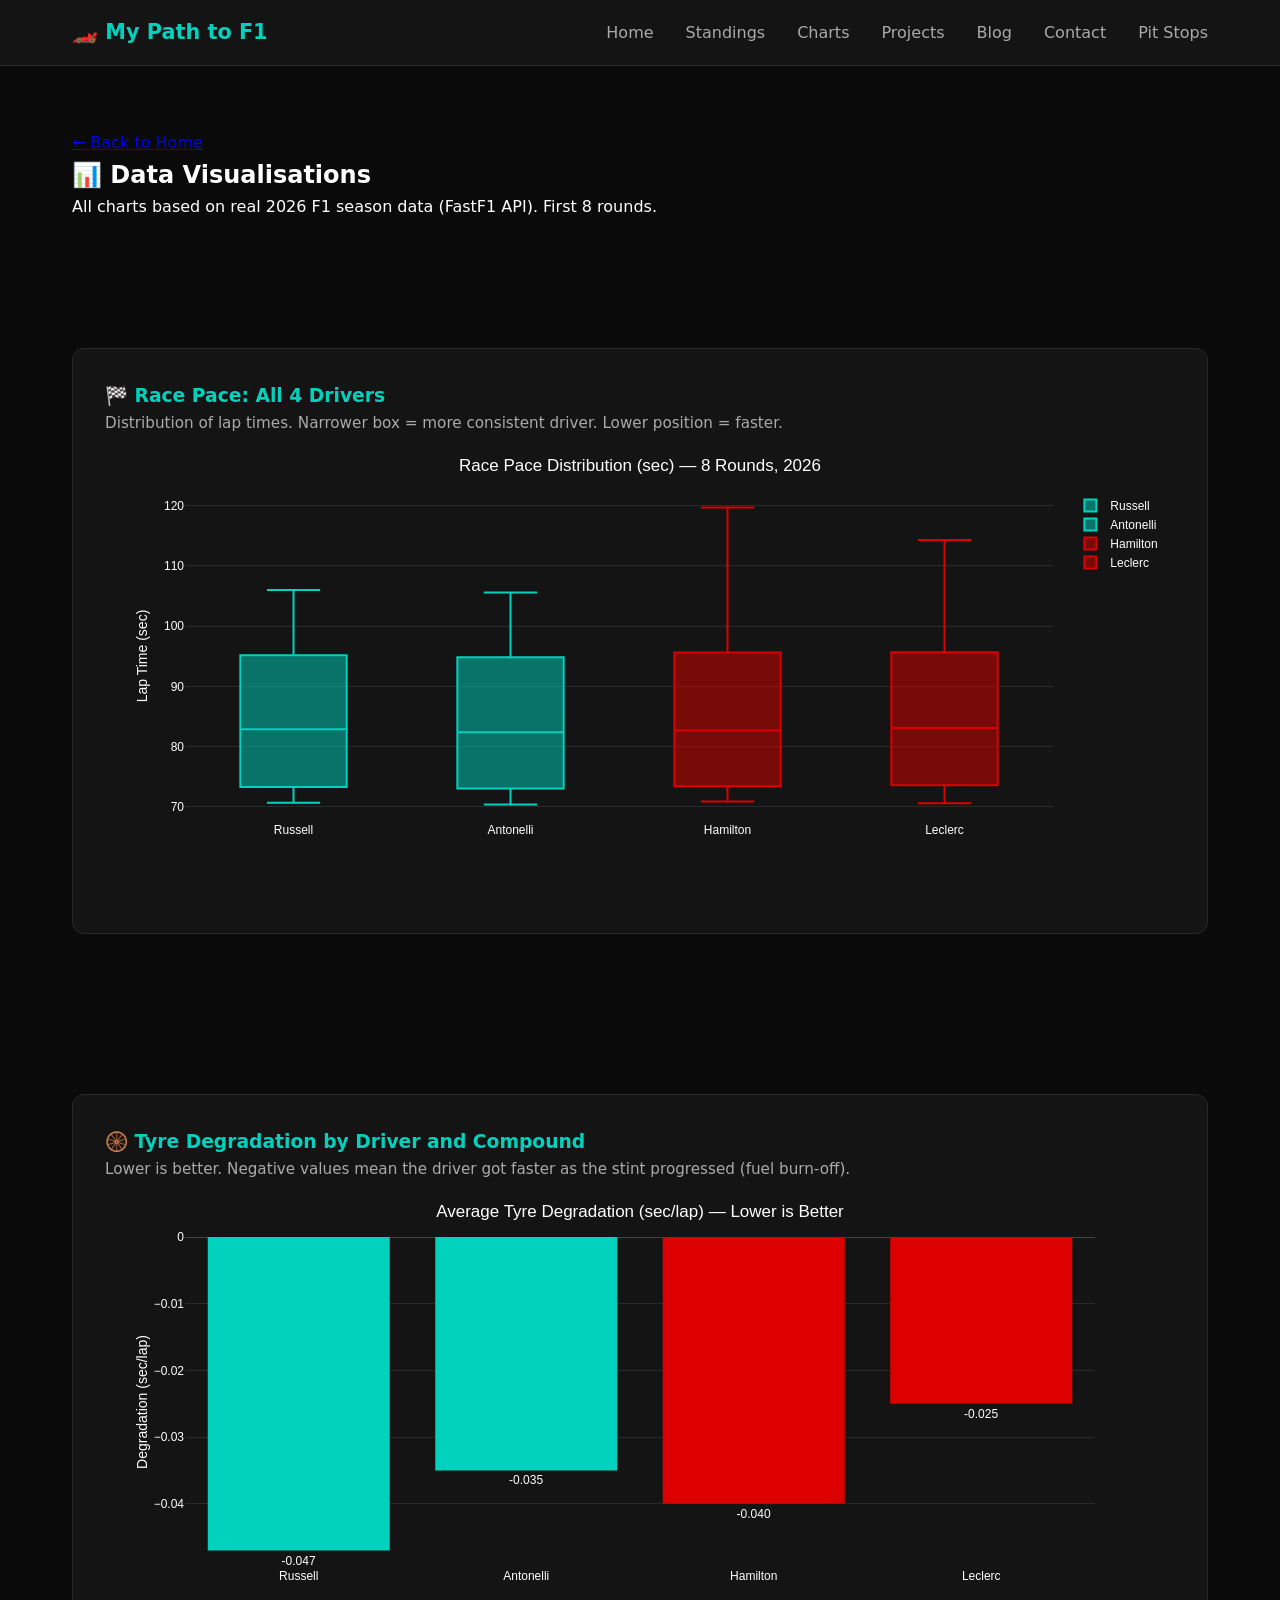
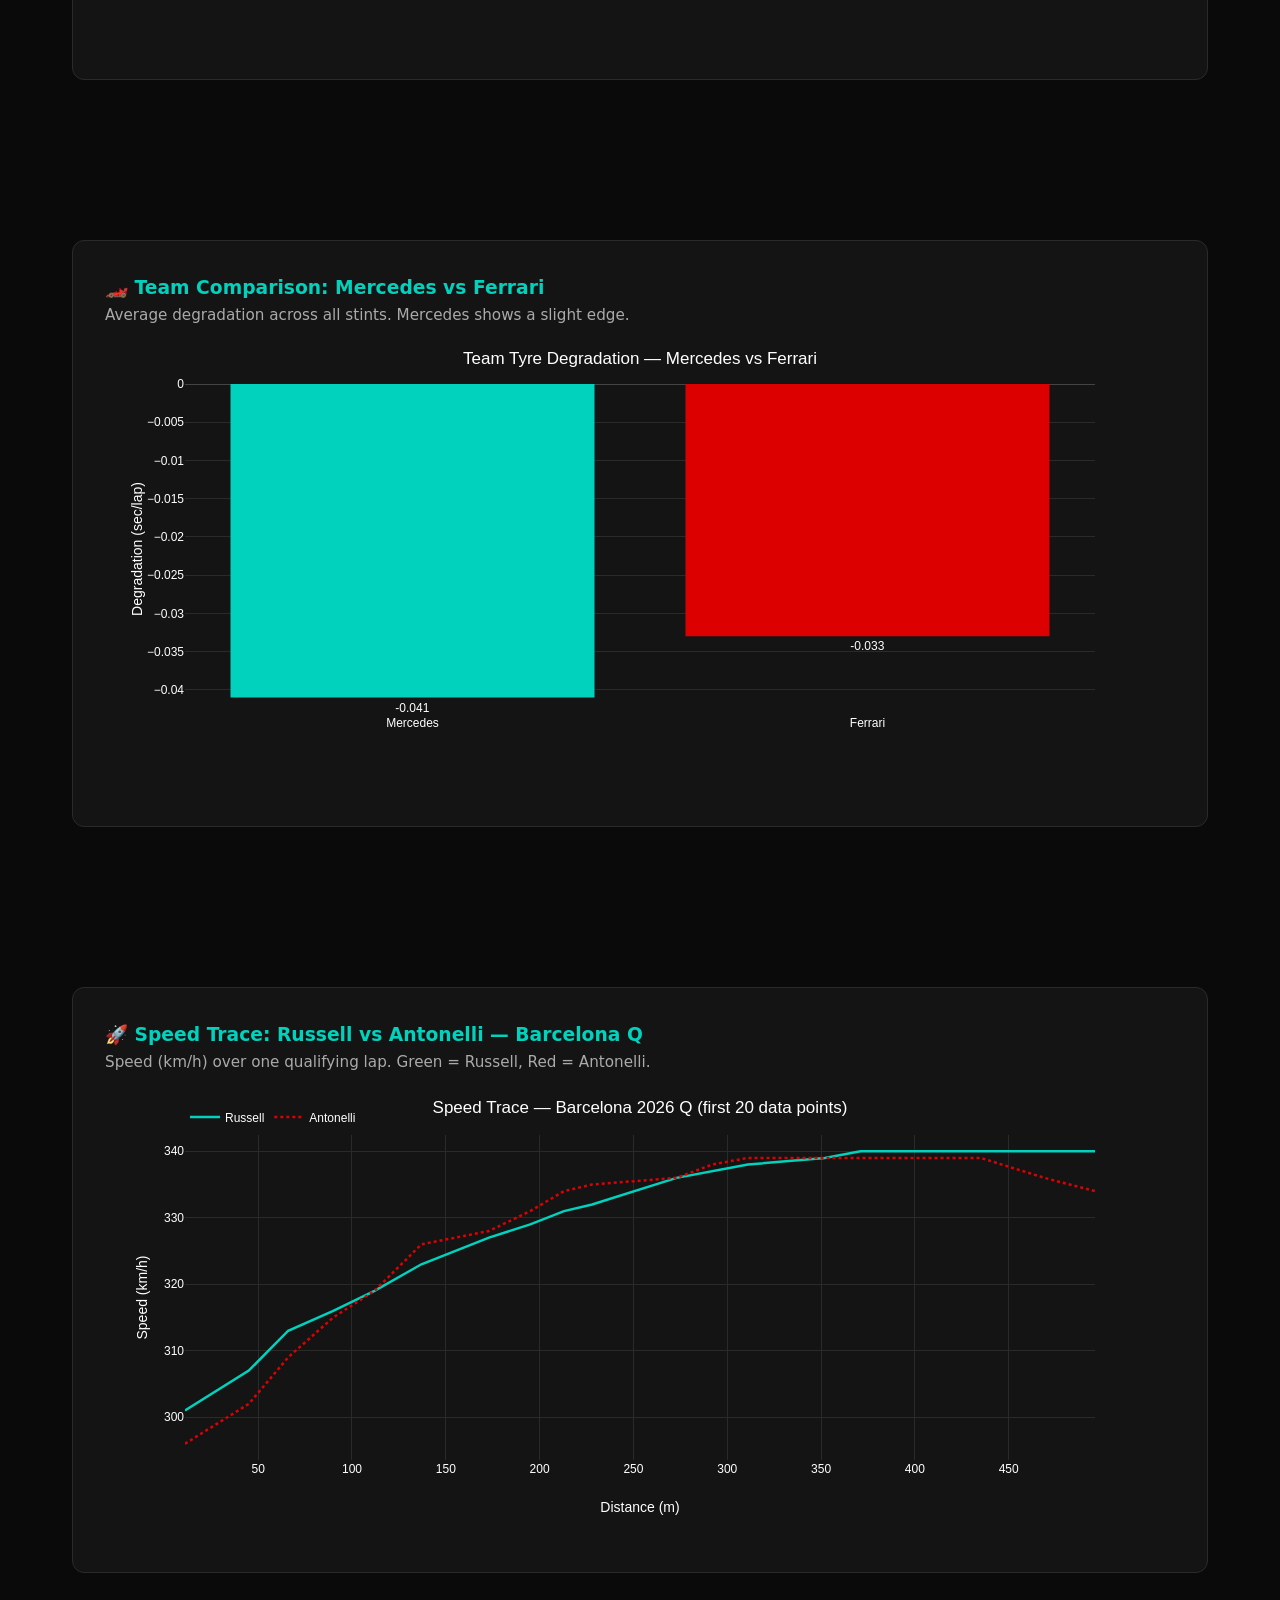
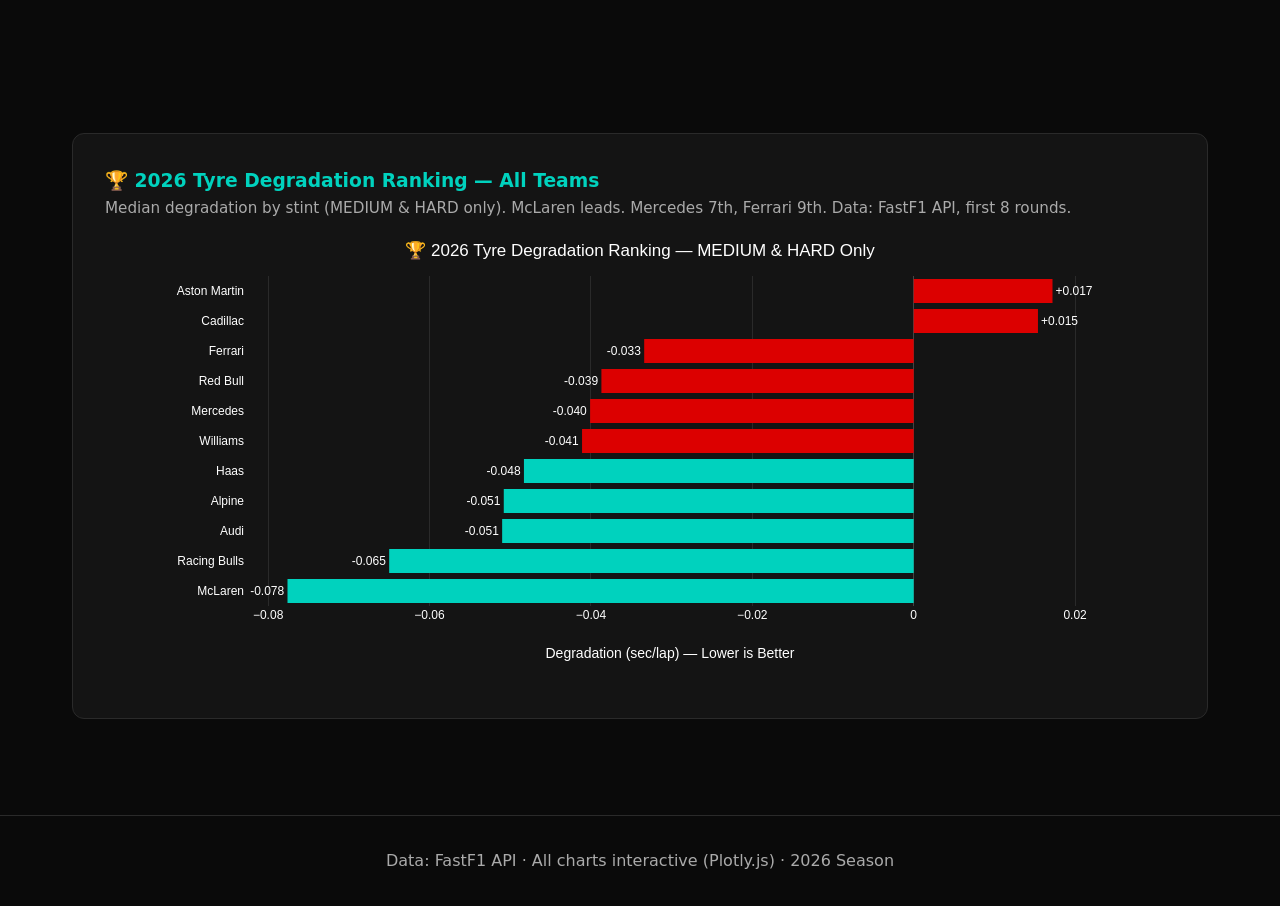
<file: charts.html>
<!DOCTYPE html>
<html lang="en">

<head>
    <meta charset="UTF-8">
    <meta name="viewport" content="width=device-width, initial-scale=1.0">
    <title>Charts | F1 Portfolio</title>
    <link rel="stylesheet" href="style.css">
    <script src="https://cdn.plot.ly/plotly-2.32.0.min.js"></script>
    <style>
        .chart-container {
            background: var(--surface);
            border: 1px solid var(--border);
            border-radius: 12px;
            padding: 2rem;
            margin-bottom: 2rem;
        }
        
        .chart-container h3 {
            margin-top: 0;
            color: var(--accent);
        }
        
        .chart-description {
            color: var(--text-secondary);
            margin-bottom: 1rem;
            font-size: 0.95rem;
        }
    </style>
</head>

<body>

    <nav>
        <div class="nav-container">
            <a href="index.html" class="logo">🏎️ My Path to F1</a>
            <ul>
                <li><a href="index.html">Home</a></li>
                <li><a href="standings.html">Standings</a></li>
                <li><a href="charts.html">Charts</a></li>
                <li><a href="index.html#projects">Projects</a></li>
                <li><a href="index.html#blog">Blog</a></li>
                <li><a href="index.html#contact">Contact</a></li>
                <li><a href="pitstop.html">Pit Stops</a></li>
            </ul>
        </div>
    </nav>

    <section>
        <a href="index.html" class="back-link">← Back to Home</a>
        <h1>📊 Data Visualisations</h1>
        <p>All charts based on real 2026 F1 season data (FastF1 API). First 8 rounds.</p>
    </section>

    <!-- Chart 1: Race Pace -->
    <section>
        <div class="chart-container">
            <h3>🏁 Race Pace: All 4 Drivers</h3>
            <p class="chart-description">Distribution of lap times. Narrower box = more consistent driver. Lower position = faster.</p>
            <div id="chart-pace"></div>
        </div>
    </section>

    <!-- Chart 2: Degradation -->
    <section>
        <div class="chart-container">
            <h3>🛞 Tyre Degradation by Driver and Compound</h3>
            <p class="chart-description">Lower is better. Negative values mean the driver got faster as the stint progressed (fuel burn-off).</p>
            <div id="chart-deg"></div>
        </div>
    </section>

    <!-- Chart 3: Degradation by Team -->
    <section>
        <div class="chart-container">
            <h3>🏎️ Team Comparison: Mercedes vs Ferrari</h3>
            <p class="chart-description">Average degradation across all stints. Mercedes shows a slight edge.</p>
            <div id="chart-team"></div>
        </div>
    </section>

    <!-- Chart 4: Speed Trace -->
    <section>
        <div class="chart-container">
            <h3>🚀 Speed Trace: Russell vs Antonelli — Barcelona Q</h3>
            <p class="chart-description">Speed (km/h) over one qualifying lap. Green = Russell, Red = Antonelli.</p>
            <div id="chart-speed"></div>
        </div>
    </section>


    <!-- Chart 6: Team Ranking -->
    <section>
        <div class="chart-container">
            <h3>🏆 2026 Tyre Degradation Ranking — All Teams</h3>
            <p class="chart-description">Median degradation by stint (MEDIUM & HARD only). McLaren leads. Mercedes 7th, Ferrari 9th. Data: FastF1 API, first 8 rounds.</p>
            <div id="chart-ranking"></div>
        </div>
    </section>
    <footer>
        <p>Data: FastF1 API · All charts interactive (Plotly.js) · 2026 Season</p>
    </footer>

    <script src="charts.js"></script>
</body>

</html>
</file>
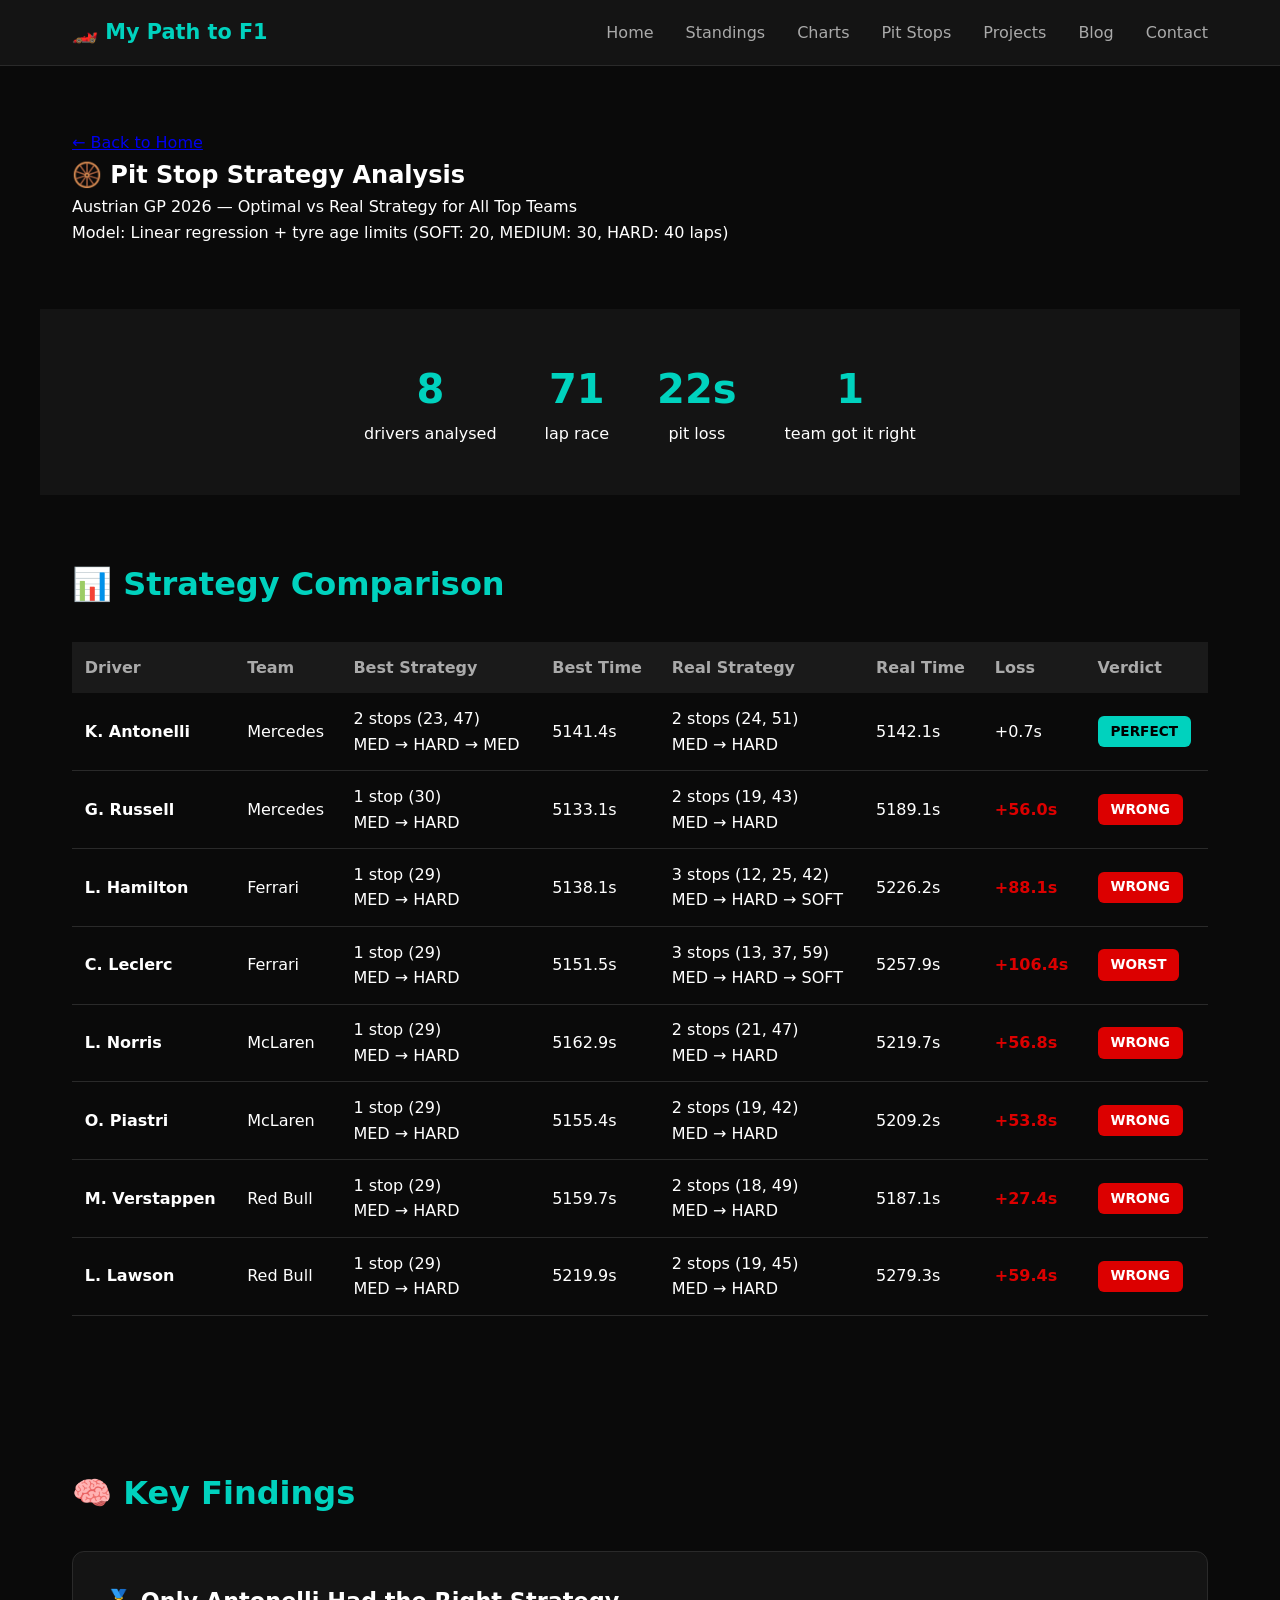
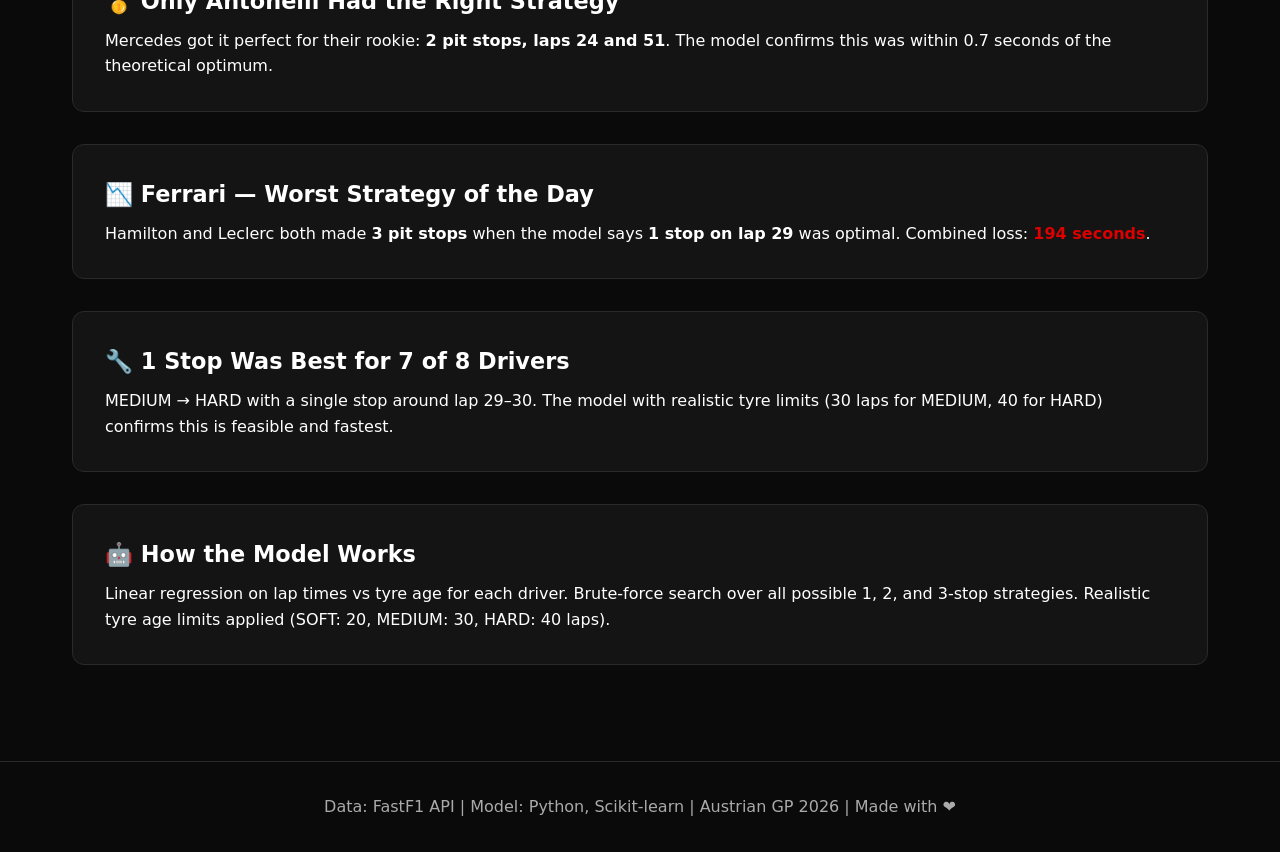
<file: pitstop.html>
<!DOCTYPE html>
<html lang="en">

<head>
    <meta charset="UTF-8">
    <meta name="viewport" content="width=device-width, initial-scale=1.0">
    <title>Pit Stop Strategy | F1 Portfolio</title>
    <link rel="stylesheet" href="style.css">
    <script src="https://cdn.plot.ly/plotly-2.32.0.min.js"></script>
    <style>
        .highlight-green {
            color: #00D2BE;
            font-weight: bold;
        }
        
        .highlight-red {
            color: #DC0000;
            font-weight: bold;
        }
        
        .strategy-table {
            width: 100%;
            border-collapse: collapse;
            margin: 1.5rem 0;
        }
        
        .strategy-table th {
            background: #1a1a1a;
            color: var(--text-secondary);
            padding: 0.8rem;
            text-align: left;
        }
        
        .strategy-table td {
            padding: 0.8rem;
            border-bottom: 1px solid var(--border);
        }
        
        .strategy-table tr:hover {
            background: #1a1a1a;
        }
        
        .verdict {
            display: inline-block;
            padding: 0.3rem 0.8rem;
            border-radius: 6px;
            font-size: 0.85rem;
            font-weight: bold;
        }
        
        .verdict-good {
            background: #00D2BE;
            color: #000;
        }
        
        .verdict-bad {
            background: #DC0000;
            color: #fff;
        }
    </style>
</head>

<body>

    <nav>
        <div class="nav-container">
            <a href="index.html" class="logo">🏎️ My Path to F1</a>
            <ul>
                <li><a href="index.html">Home</a></li>
                <li><a href="standings.html">Standings</a></li>
                <li><a href="charts.html">Charts</a></li>
                <li><a href="pitstop.html">Pit Stops</a></li>
                <li><a href="index.html#projects">Projects</a></li>
                <li><a href="index.html#blog">Blog</a></li>
                <li><a href="index.html#contact">Contact</a></li>
            </ul>
        </div>
    </nav>

    <section>
        <a href="index.html" class="back-link">← Back to Home</a>
        <h1>🛞 Pit Stop Strategy Analysis</h1>
        <p>Austrian GP 2026 — Optimal vs Real Strategy for All Top Teams</p>
        <p class="updated">Model: Linear regression + tyre age limits (SOFT: 20, MEDIUM: 30, HARD: 40 laps)</p>
    </section>

    <!-- Key Numbers -->
    <section id="stats">
        <div class="stat"><span class="stat-number">8</span> drivers analysed</div>
        <div class="stat"><span class="stat-number">71</span> lap race</div>
        <div class="stat"><span class="stat-number">22s</span> pit loss</div>
        <div class="stat"><span class="stat-number">1</span> team got it right</div>
    </section>

    <!-- Results Table -->
    <section>
        <h2>📊 Strategy Comparison</h2>
        <table class="strategy-table">
            <thead>
                <tr>
                    <th>Driver</th>
                    <th>Team</th>
                    <th>Best Strategy</th>
                    <th>Best Time</th>
                    <th>Real Strategy</th>
                    <th>Real Time</th>
                    <th>Loss</th>
                    <th>Verdict</th>
                </tr>
            </thead>
            <tbody>
                <tr>
                    <td><strong>K. Antonelli</strong></td>
                    <td>Mercedes</td>
                    <td>2 stops (23, 47)<br>MED → HARD → MED</td>
                    <td>5141.4s</td>
                    <td>2 stops (24, 51)<br>MED → HARD</td>
                    <td>5142.1s</td>
                    <td>+0.7s</td>
                    <td><span class="verdict verdict-good">PERFECT</span></td>
                </tr>
                <tr>
                    <td><strong>G. Russell</strong></td>
                    <td>Mercedes</td>
                    <td>1 stop (30)<br>MED → HARD</td>
                    <td>5133.1s</td>
                    <td>2 stops (19, 43)<br>MED → HARD</td>
                    <td>5189.1s</td>
                    <td class="highlight-red">+56.0s</td>
                    <td><span class="verdict verdict-bad">WRONG</span></td>
                </tr>
                <tr>
                    <td><strong>L. Hamilton</strong></td>
                    <td>Ferrari</td>
                    <td>1 stop (29)<br>MED → HARD</td>
                    <td>5138.1s</td>
                    <td>3 stops (12, 25, 42)<br>MED → HARD → SOFT</td>
                    <td>5226.2s</td>
                    <td class="highlight-red">+88.1s</td>
                    <td><span class="verdict verdict-bad">WRONG</span></td>
                </tr>
                <tr>
                    <td><strong>C. Leclerc</strong></td>
                    <td>Ferrari</td>
                    <td>1 stop (29)<br>MED → HARD</td>
                    <td>5151.5s</td>
                    <td>3 stops (13, 37, 59)<br>MED → HARD → SOFT</td>
                    <td>5257.9s</td>
                    <td class="highlight-red">+106.4s</td>
                    <td><span class="verdict verdict-bad">WORST</span></td>
                </tr>
                <tr>
                    <td><strong>L. Norris</strong></td>
                    <td>McLaren</td>
                    <td>1 stop (29)<br>MED → HARD</td>
                    <td>5162.9s</td>
                    <td>2 stops (21, 47)<br>MED → HARD</td>
                    <td>5219.7s</td>
                    <td class="highlight-red">+56.8s</td>
                    <td><span class="verdict verdict-bad">WRONG</span></td>
                </tr>
                <tr>
                    <td><strong>O. Piastri</strong></td>
                    <td>McLaren</td>
                    <td>1 stop (29)<br>MED → HARD</td>
                    <td>5155.4s</td>
                    <td>2 stops (19, 42)<br>MED → HARD</td>
                    <td>5209.2s</td>
                    <td class="highlight-red">+53.8s</td>
                    <td><span class="verdict verdict-bad">WRONG</span></td>
                </tr>
                <tr>
                    <td><strong>M. Verstappen</strong></td>
                    <td>Red Bull</td>
                    <td>1 stop (29)<br>MED → HARD</td>
                    <td>5159.7s</td>
                    <td>2 stops (18, 49)<br>MED → HARD</td>
                    <td>5187.1s</td>
                    <td class="highlight-red">+27.4s</td>
                    <td><span class="verdict verdict-bad">WRONG</span></td>
                </tr>
                <tr>
                    <td><strong>L. Lawson</strong></td>
                    <td>Red Bull</td>
                    <td>1 stop (29)<br>MED → HARD</td>
                    <td>5219.9s</td>
                    <td>2 stops (19, 45)<br>MED → HARD</td>
                    <td>5279.3s</td>
                    <td class="highlight-red">+59.4s</td>
                    <td><span class="verdict verdict-bad">WRONG</span></td>
                </tr>
            </tbody>
        </table>
    </section>

    <!-- Key Findings -->
    <section>
        <h2>🧠 Key Findings</h2>
        <div class="project-card">
            <h3>🥇 Only Antonelli Had the Right Strategy</h3>
            <p>Mercedes got it perfect for their rookie: <strong>2 pit stops, laps 24 and 51</strong>. The model confirms this was within 0.7 seconds of the theoretical optimum.</p>
        </div>
        <div class="project-card">
            <h3>📉 Ferrari — Worst Strategy of the Day</h3>
            <p>Hamilton and Leclerc both made <strong>3 pit stops</strong> when the model says <strong>1 stop on lap 29</strong> was optimal. Combined loss: <span class="highlight-red">194 seconds</span>.</p>
        </div>
        <div class="project-card">
            <h3>🔧 1 Stop Was Best for 7 of 8 Drivers</h3>
            <p>MEDIUM → HARD with a single stop around lap 29–30. The model with realistic tyre limits (30 laps for MEDIUM, 40 for HARD) confirms this is feasible and fastest.</p>
        </div>
        <div class="project-card">
            <h3>🤖 How the Model Works</h3>
            <p>Linear regression on lap times vs tyre age for each driver. Brute-force search over all possible 1, 2, and 3-stop strategies. Realistic tyre age limits applied (SOFT: 20, MEDIUM: 30, HARD: 40 laps).</p>
        </div>
    </section>

    <footer>
        <p>Data: FastF1 API | Model: Python, Scikit-learn | Austrian GP 2026 | Made with ❤️</p>
    </footer>

</body>

</html>
</file>
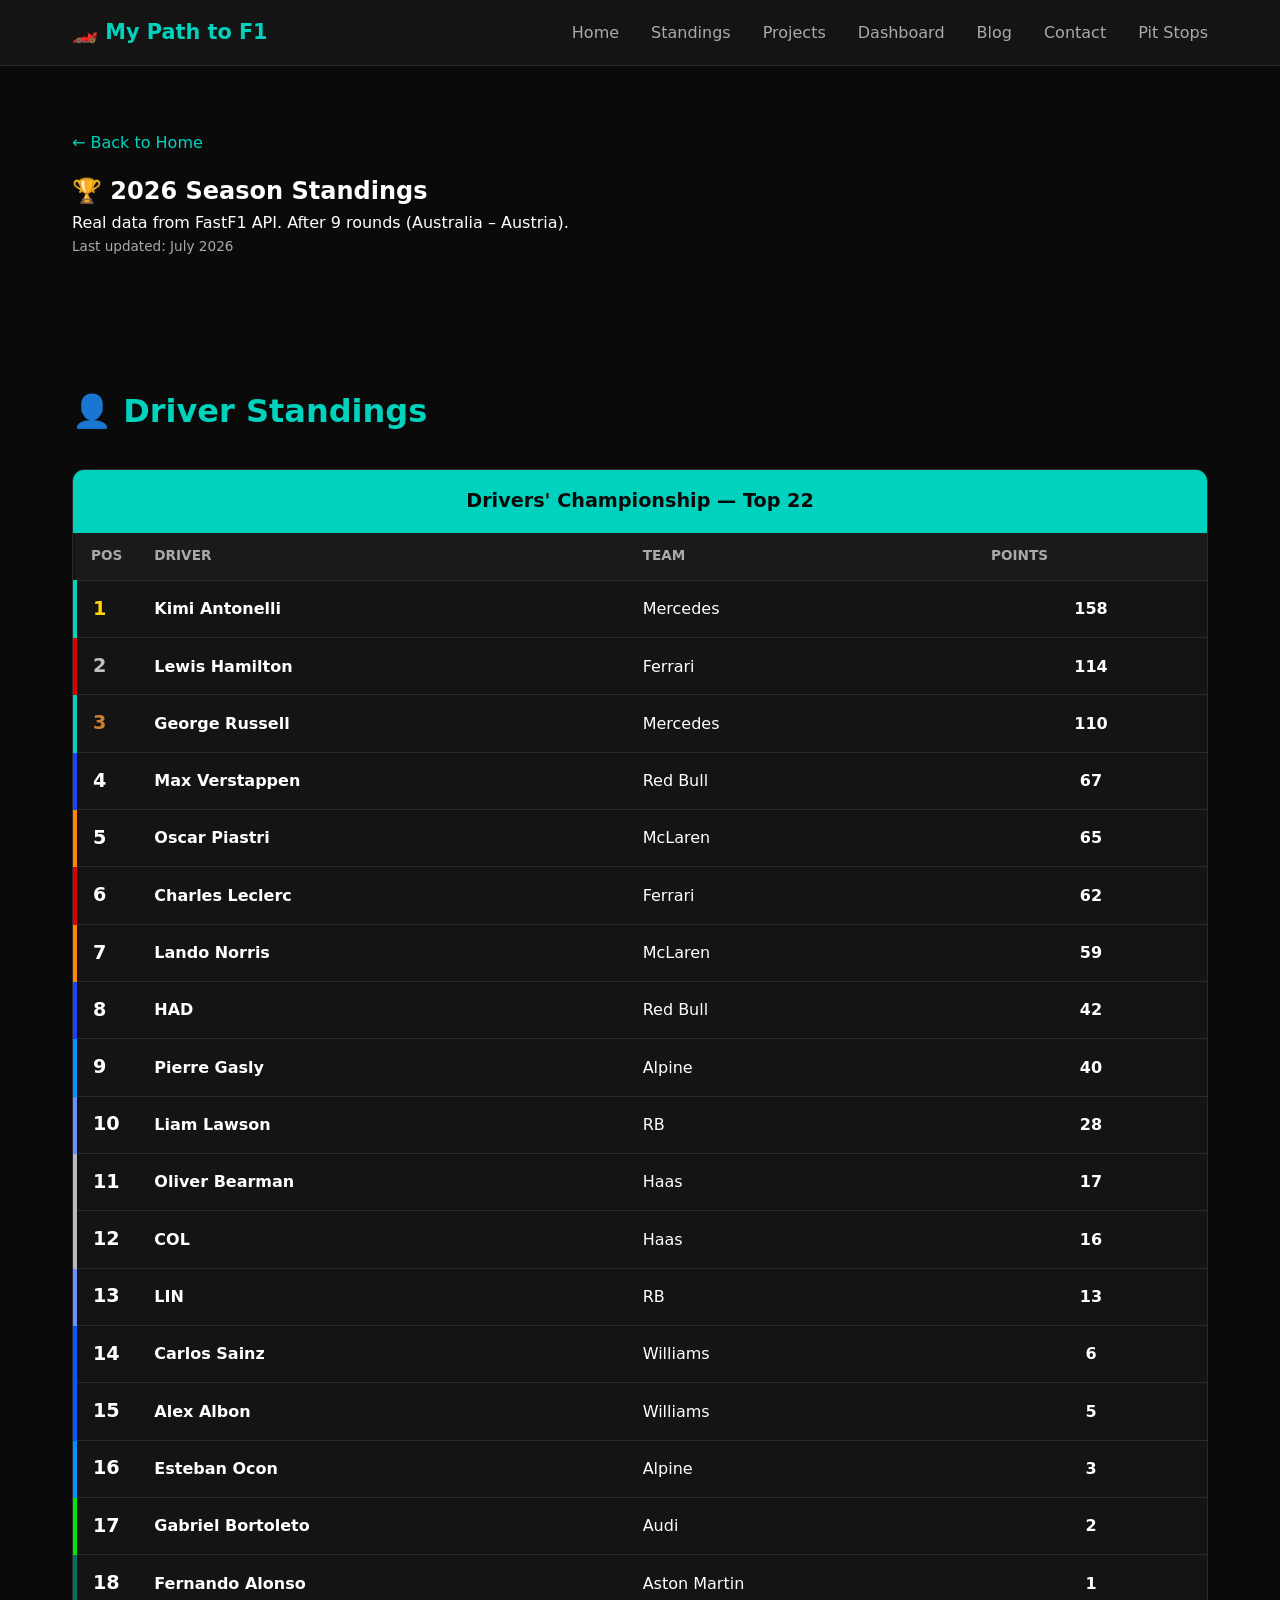
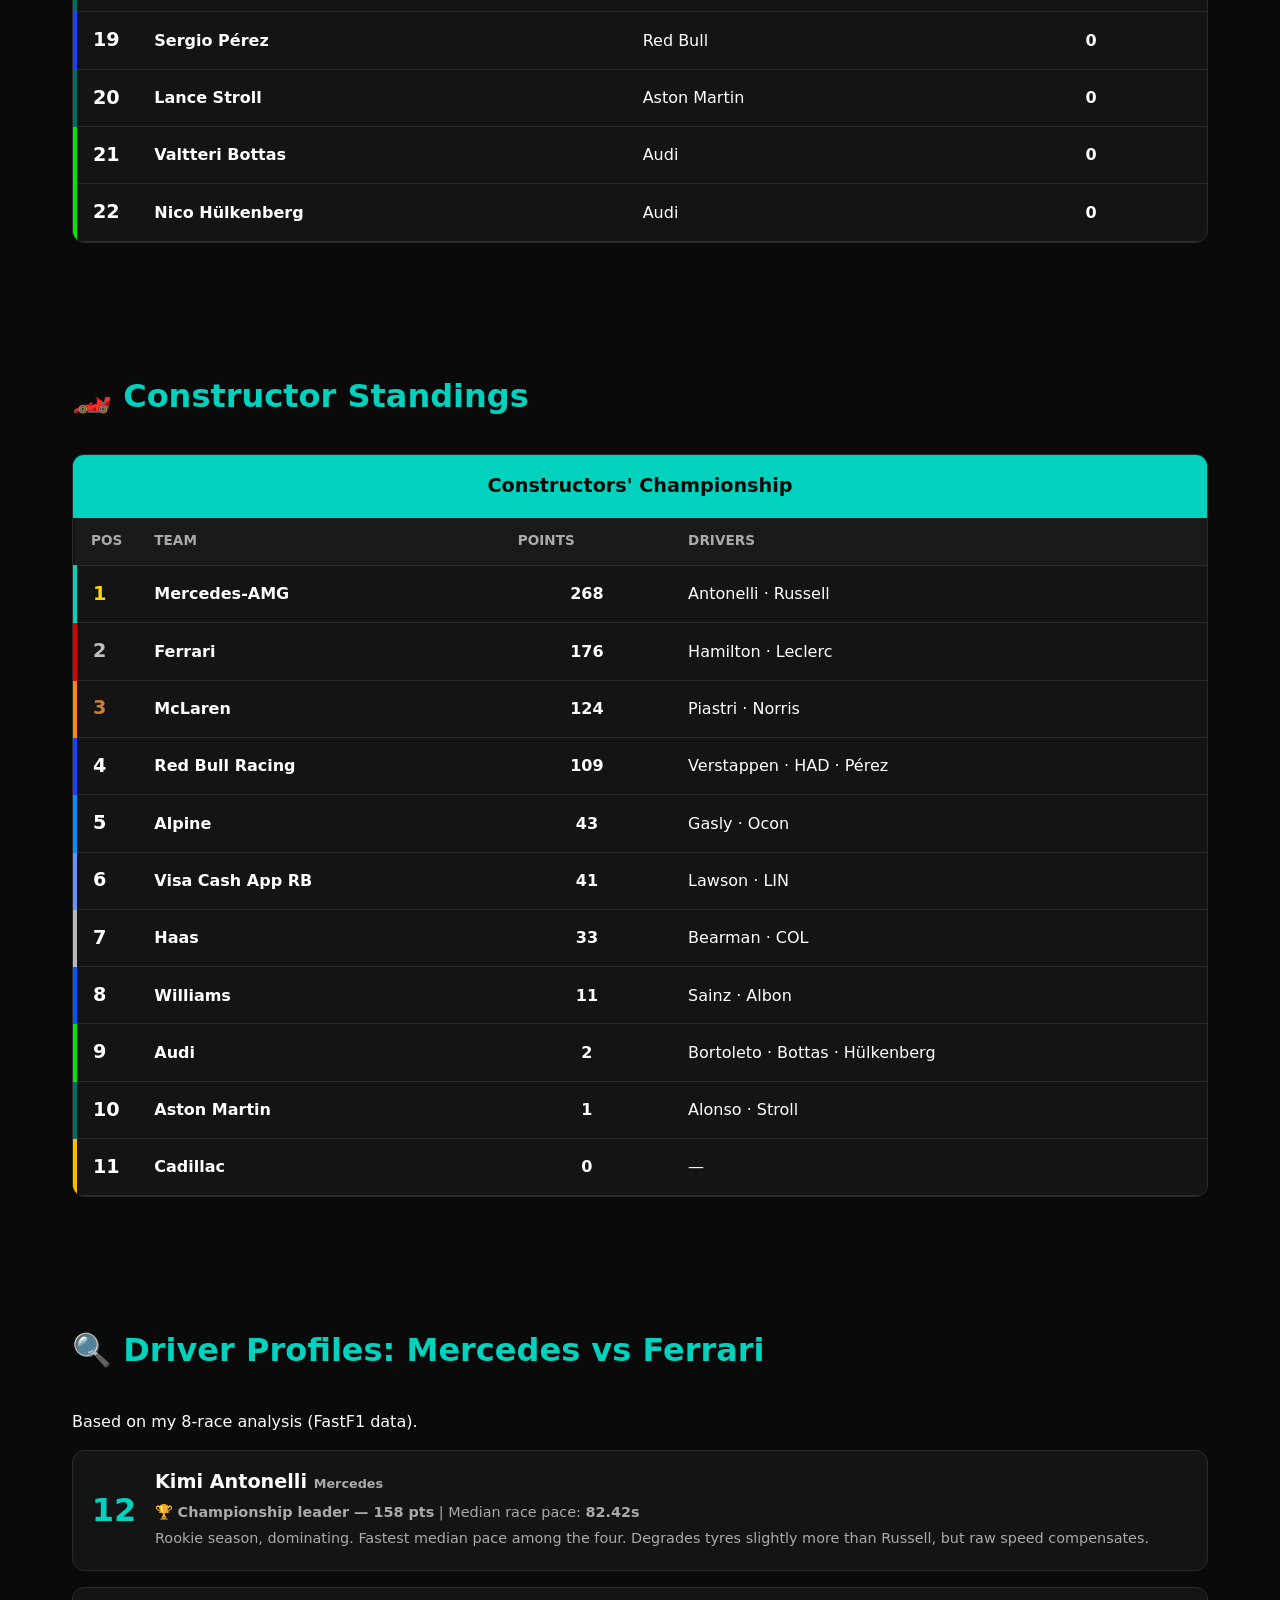
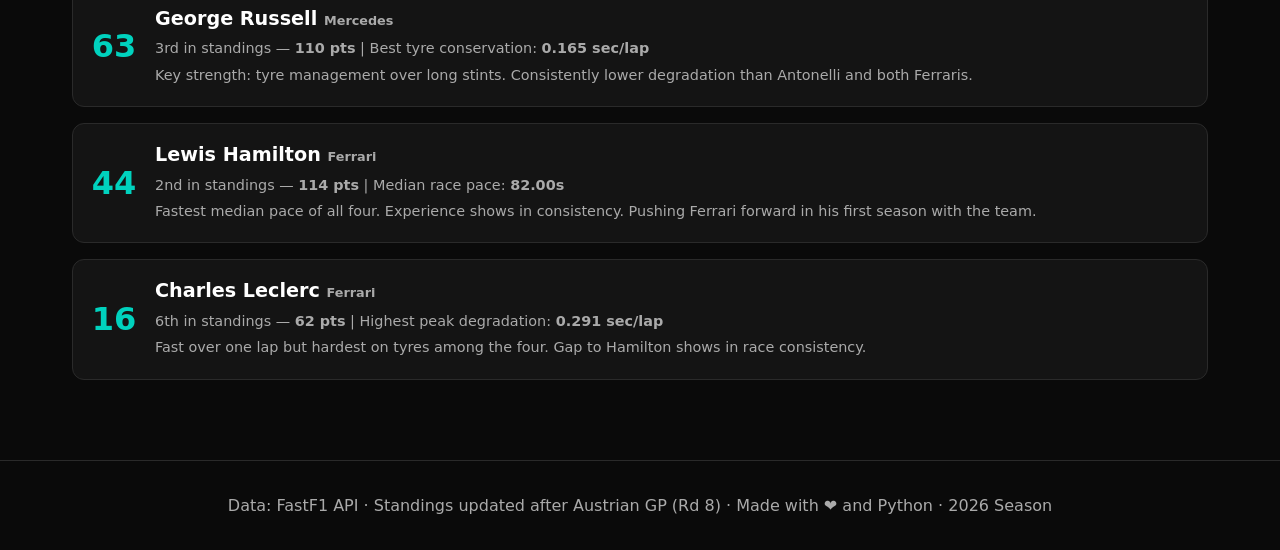
<file: standings.html>
<!DOCTYPE html>
<html lang="en">

<head>
    <meta charset="UTF-8">
    <meta name="viewport" content="width=device-width, initial-scale=1.0">
    <title>2026 Standings | F1 Portfolio</title>
    <link rel="stylesheet" href="style.css">
    <style>
        .standings-container {
            display: flex;
            gap: 2rem;
            flex-wrap: wrap;
            margin-top: 2rem;
        }
        
        .standings-table {
            flex: 1;
            min-width: 350px;
            background: var(--surface);
            border: 1px solid var(--border);
            border-radius: 12px;
            overflow: hidden;
        }
        
        .standings-table h3 {
            background: var(--accent);
            color: var(--bg);
            margin: 0;
            padding: 1rem;
            text-align: center;
            font-size: 1.2rem;
        }
        
        table {
            width: 100%;
            border-collapse: collapse;
        }
        
        th,
        td {
            padding: 0.8rem 1rem;
            text-align: left;
            border-bottom: 1px solid var(--border);
        }
        
        th {
            background: #1a1a1a;
            color: var(--text-secondary);
            font-size: 0.85rem;
            text-transform: uppercase;
        }
        
        tr:hover {
            background: #1a1a1a;
        }
        
        .position {
            font-weight: bold;
            font-size: 1.2rem;
            width: 40px;
        }
        
        .gold {
            color: #FFD700;
        }
        
        .silver {
            color: #C0C0C0;
        }
        
        .bronze {
            color: #CD7F32;
        }
        
        .driver-name {
            font-weight: 600;
        }
        
        .team-tag {
            font-size: 0.8rem;
            color: var(--text-secondary);
        }
        
        .mercedes {
            border-left: 4px solid #00D2BE;
        }
        
        .ferrari {
            border-left: 4px solid #DC0000;
        }
        
        .redbull {
            border-left: 4px solid #1E41FF;
        }
        
        .mclaren {
            border-left: 4px solid #FF8700;
        }
        
        .aston {
            border-left: 4px solid #006F62;
        }
        
        .alpine {
            border-left: 4px solid #0090FF;
        }
        
        .williams {
            border-left: 4px solid #005AFF;
        }
        
        .rb {
            border-left: 4px solid #6692FF;
        }
        
        .haas {
            border-left: 4px solid #B6BABD;
        }
        
        .audi {
            border-left: 4px solid #00E701;
        }
        
        .cadillac {
            border-left: 4px solid #FFB800;
        }
        
        .points {
            font-weight: bold;
            text-align: center;
        }
        
        .driver-card {
            display: flex;
            align-items: center;
            gap: 1rem;
            margin: 1rem 0;
            padding: 1rem;
            background: var(--surface);
            border-radius: 12px;
            border: 1px solid var(--border);
        }
        
        .driver-number {
            font-size: 2rem;
            font-weight: bold;
            color: var(--accent);
            min-width: 50px;
            text-align: center;
        }
        
        .driver-info h4 {
            margin: 0;
            font-size: 1.2rem;
        }
        
        .driver-info p {
            margin: 0.2rem 0;
            color: var(--text-secondary);
            font-size: 0.9rem;
        }
        
        .back-link {
            display: inline-block;
            margin-bottom: 1rem;
            color: var(--accent);
            text-decoration: none;
            font-size: 1rem;
        }
        
        .back-link:hover {
            text-decoration: underline;
        }
        
        .updated {
            color: var(--text-secondary);
            font-size: 0.85rem;
        }
    </style>
</head>

<body>

    <nav>
        <div class="nav-container">
            <a href="index.html" class="logo">🏎️ My Path to F1</a>
            <ul>
                <li><a href="index.html">Home</a></li>
                <li><a href="standings.html">Standings</a></li>
                <li><a href="index.html#projects">Projects</a></li>
                <li><a href="index.html#dashboard">Dashboard</a></li>
                <li><a href="index.html#blog">Blog</a></li>
                <li><a href="index.html#contact">Contact</a></li>
                <li><a href="pitstop.html">Pit Stops</a></li>
            </ul>
        </div>
    </nav>

    <section>
        <a href="index.html" class="back-link">← Back to Home</a>
        <h1>🏆 2026 Season Standings</h1>
        <p>Real data from FastF1 API. After 9 rounds (Australia – Austria).</p>
        <p class="updated">Last updated: July 2026</p>
    </section>

    <!-- Driver Standings -->
    <section>
        <h2>👤 Driver Standings</h2>
        <div class="standings-table">
            <h3>Drivers' Championship — Top 22</h3>
            <table>
                <thead>
                    <tr>
                        <th>Pos</th>
                        <th>Driver</th>
                        <th>Team</th>
                        <th>Points</th>
                    </tr>
                </thead>
                <tbody>
                    <tr class="mercedes">
                        <td class="position gold">1</td>
                        <td class="driver-name">Kimi Antonelli</td>
                        <td>Mercedes</td>
                        <td class="points">158</td>
                    </tr>
                    <tr class="ferrari">
                        <td class="position silver">2</td>
                        <td class="driver-name">Lewis Hamilton</td>
                        <td>Ferrari</td>
                        <td class="points">114</td>
                    </tr>
                    <tr class="mercedes">
                        <td class="position bronze">3</td>
                        <td class="driver-name">George Russell</td>
                        <td>Mercedes</td>
                        <td class="points">110</td>
                    </tr>
                    <tr class="redbull">
                        <td class="position">4</td>
                        <td class="driver-name">Max Verstappen</td>
                        <td>Red Bull</td>
                        <td class="points">67</td>
                    </tr>
                    <tr class="mclaren">
                        <td class="position">5</td>
                        <td class="driver-name">Oscar Piastri</td>
                        <td>McLaren</td>
                        <td class="points">65</td>
                    </tr>
                    <tr class="ferrari">
                        <td class="position">6</td>
                        <td class="driver-name">Charles Leclerc</td>
                        <td>Ferrari</td>
                        <td class="points">62</td>
                    </tr>
                    <tr class="mclaren">
                        <td class="position">7</td>
                        <td class="driver-name">Lando Norris</td>
                        <td>McLaren</td>
                        <td class="points">59</td>
                    </tr>
                    <tr class="redbull">
                        <td class="position">8</td>
                        <td class="driver-name">HAD</td>
                        <td>Red Bull</td>
                        <td class="points">42</td>
                    </tr>
                    <tr class="alpine">
                        <td class="position">9</td>
                        <td class="driver-name">Pierre Gasly</td>
                        <td>Alpine</td>
                        <td class="points">40</td>
                    </tr>
                    <tr class="rb">
                        <td class="position">10</td>
                        <td class="driver-name">Liam Lawson</td>
                        <td>RB</td>
                        <td class="points">28</td>
                    </tr>
                    <tr class="haas">
                        <td class="position">11</td>
                        <td class="driver-name">Oliver Bearman</td>
                        <td>Haas</td>
                        <td class="points">17</td>
                    </tr>
                    <tr class="haas">
                        <td class="position">12</td>
                        <td class="driver-name">COL</td>
                        <td>Haas</td>
                        <td class="points">16</td>
                    </tr>
                    <tr class="rb">
                        <td class="position">13</td>
                        <td class="driver-name">LIN</td>
                        <td>RB</td>
                        <td class="points">13</td>
                    </tr>
                    <tr class="williams">
                        <td class="position">14</td>
                        <td class="driver-name">Carlos Sainz</td>
                        <td>Williams</td>
                        <td class="points">6</td>
                    </tr>
                    <tr class="williams">
                        <td class="position">15</td>
                        <td class="driver-name">Alex Albon</td>
                        <td>Williams</td>
                        <td class="points">5</td>
                    </tr>
                    <tr class="alpine">
                        <td class="position">16</td>
                        <td class="driver-name">Esteban Ocon</td>
                        <td>Alpine</td>
                        <td class="points">3</td>
                    </tr>
                    <tr class="audi">
                        <td class="position">17</td>
                        <td class="driver-name">Gabriel Bortoleto</td>
                        <td>Audi</td>
                        <td class="points">2</td>
                    </tr>
                    <tr class="aston">
                        <td class="position">18</td>
                        <td class="driver-name">Fernando Alonso</td>
                        <td>Aston Martin</td>
                        <td class="points">1</td>
                    </tr>
                    <tr class="redbull">
                        <td class="position">19</td>
                        <td class="driver-name">Sergio Pérez</td>
                        <td>Red Bull</td>
                        <td class="points">0</td>
                    </tr>
                    <tr class="aston">
                        <td class="position">20</td>
                        <td class="driver-name">Lance Stroll</td>
                        <td>Aston Martin</td>
                        <td class="points">0</td>
                    </tr>
                    <tr class="audi">
                        <td class="position">21</td>
                        <td class="driver-name">Valtteri Bottas</td>
                        <td>Audi</td>
                        <td class="points">0</td>
                    </tr>
                    <tr class="audi">
                        <td class="position">22</td>
                        <td class="driver-name">Nico Hülkenberg</td>
                        <td>Audi</td>
                        <td class="points">0</td>
                    </tr>
                </tbody>
            </table>
        </div>
    </section>

    <!-- Constructor Standings -->
    <section>
        <h2>🏎️ Constructor Standings</h2>
        <div class="standings-table">
            <h3>Constructors' Championship</h3>
            <table>
                <thead>
                    <tr>
                        <th>Pos</th>
                        <th>Team</th>
                        <th>Points</th>
                        <th>Drivers</th>
                    </tr>
                </thead>
                <tbody>
                    <tr class="mercedes">
                        <td class="position gold">1</td>
                        <td class="driver-name">Mercedes-AMG</td>
                        <td class="points">268</td>
                        <td>Antonelli · Russell</td>
                    </tr>
                    <tr class="ferrari">
                        <td class="position silver">2</td>
                        <td class="driver-name">Ferrari</td>
                        <td class="points">176</td>
                        <td>Hamilton · Leclerc</td>
                    </tr>
                    <tr class="mclaren">
                        <td class="position bronze">3</td>
                        <td class="driver-name">McLaren</td>
                        <td class="points">124</td>
                        <td>Piastri · Norris</td>
                    </tr>
                    <tr class="redbull">
                        <td class="position">4</td>
                        <td class="driver-name">Red Bull Racing</td>
                        <td class="points">109</td>
                        <td>Verstappen · HAD · Pérez</td>
                    </tr>
                    <tr class="alpine">
                        <td class="position">5</td>
                        <td class="driver-name">Alpine</td>
                        <td class="points">43</td>
                        <td>Gasly · Ocon</td>
                    </tr>
                    <tr class="rb">
                        <td class="position">6</td>
                        <td class="driver-name">Visa Cash App RB</td>
                        <td class="points">41</td>
                        <td>Lawson · LIN</td>
                    </tr>
                    <tr class="haas">
                        <td class="position">7</td>
                        <td class="driver-name">Haas</td>
                        <td class="points">33</td>
                        <td>Bearman · COL</td>
                    </tr>
                    <tr class="williams">
                        <td class="position">8</td>
                        <td class="driver-name">Williams</td>
                        <td class="points">11</td>
                        <td>Sainz · Albon</td>
                    </tr>
                    <tr class="audi">
                        <td class="position">9</td>
                        <td class="driver-name">Audi</td>
                        <td class="points">2</td>
                        <td>Bortoleto · Bottas · Hülkenberg</td>
                    </tr>
                    <tr class="aston">
                        <td class="position">10</td>
                        <td class="driver-name">Aston Martin</td>
                        <td class="points">1</td>
                        <td>Alonso · Stroll</td>
                    </tr>
                    <tr class="cadillac">
                        <td class="position">11</td>
                        <td class="driver-name">Cadillac</td>
                        <td class="points">0</td>
                        <td>—</td>
                    </tr>
                </tbody>
            </table>
        </div>
    </section>

    <!-- Driver Profiles -->
    <section>
        <h2>🔍 Driver Profiles: Mercedes vs Ferrari</h2>
        <p>Based on my 8-race analysis (FastF1 data).</p>

        <div class="driver-card mercedes">
            <div class="driver-number">12</div>
            <div class="driver-info">
                <h4>Kimi Antonelli <span class="team-tag">Mercedes</span></h4>
                <p>🏆 <strong>Championship leader — 158 pts</strong> | Median race pace: <strong>82.42s</strong></p>
                <p>Rookie season, dominating. Fastest median pace among the four. Degrades tyres slightly more than Russell, but raw speed compensates.</p>
            </div>
        </div>

        <div class="driver-card mercedes">
            <div class="driver-number">63</div>
            <div class="driver-info">
                <h4>George Russell <span class="team-tag">Mercedes</span></h4>
                <p>3rd in standings — <strong>110 pts</strong> | Best tyre conservation: <strong>0.165 sec/lap</strong></p>
                <p>Key strength: tyre management over long stints. Consistently lower degradation than Antonelli and both Ferraris.</p>
            </div>
        </div>

        <div class="driver-card ferrari">
            <div class="driver-number">44</div>
            <div class="driver-info">
                <h4>Lewis Hamilton <span class="team-tag">Ferrari</span></h4>
                <p>2nd in standings — <strong>114 pts</strong> | Median race pace: <strong>82.00s</strong></p>
                <p>Fastest median pace of all four. Experience shows in consistency. Pushing Ferrari forward in his first season with the team.</p>
            </div>
        </div>

        <div class="driver-card ferrari">
            <div class="driver-number">16</div>
            <div class="driver-info">
                <h4>Charles Leclerc <span class="team-tag">Ferrari</span></h4>
                <p>6th in standings — <strong>62 pts</strong> | Highest peak degradation: <strong>0.291 sec/lap</strong></p>
                <p>Fast over one lap but hardest on tyres among the four. Gap to Hamilton shows in race consistency.</p>
            </div>
        </div>
    </section>

    <footer>
        <p>Data: FastF1 API · Standings updated after Austrian GP (Rd 8) · Made with ❤️ and Python · 2026 Season</p>
    </footer>

</body>

</html>
</file>
<file: style.css>
/* ─── F1 Тёмная тема ─── */

:root {
    --bg: #0a0a0a;
    --surface: #141414;
    --accent: #00D2BE;
    --red: #DC0000;
    --text: #ffffff;
    --text-secondary: #aaaaaa;
    --border: #2a2a2a;
}

* {
    margin: 0;
    padding: 0;
    box-sizing: border-box;
}

body {
    font-family: 'Segoe UI', system-ui, sans-serif;
    background: var(--bg);
    color: var(--text);
    line-height: 1.6;
}


/* Навигация */

nav {
    background: var(--surface);
    border-bottom: 1px solid var(--border);
    position: sticky;
    top: 0;
    z-index: 1000;
    padding: 1rem 0;
}

.nav-container {
    max-width: 1200px;
    margin: 0 auto;
    display: flex;
    justify-content: space-between;
    align-items: center;
    padding: 0 2rem;
}

.logo {
    font-size: 1.3rem;
    font-weight: bold;
    color: var(--accent);
    text-decoration: none;
}

nav ul {
    display: flex;
    list-style: none;
    gap: 2rem;
}

nav a {
    color: var(--text-secondary);
    text-decoration: none;
    transition: color 0.3s;
}

nav a:hover {
    color: var(--accent);
}


/* Hero */

#hero {
    min-height: 80vh;
    display: flex;
    align-items: center;
    justify-content: center;
    text-align: center;
    padding: 2rem;
    background: linear-gradient(135deg, var(--bg) 0%, #0a1a1a 100%);
}

.hero-content {
    max-width: 800px;
}

#hero h1 {
    font-size: 3rem;
    margin-bottom: 1rem;
}

.accent {
    color: var(--accent);
}

.subtitle {
    font-size: 1.4rem;
    color: var(--text-secondary);
    margin-bottom: 1rem;
}

.hero-buttons {
    margin-top: 2rem;
    display: flex;
    gap: 1rem;
    justify-content: center;
}


/* Кнопки */

.btn {
    padding: 0.8rem 1.5rem;
    border-radius: 8px;
    text-decoration: none;
    font-weight: 600;
    transition: all 0.3s;
    display: inline-block;
}

.btn-primary {
    background: var(--accent);
    color: var(--bg);
}

.btn-primary:hover {
    background: #00ffe5;
    transform: translateY(-2px);
}

.btn-outline {
    border: 2px solid var(--accent);
    color: var(--accent);
}

.btn-outline:hover {
    background: var(--accent);
    color: var(--bg);
}


/* Статистика */

#stats {
    display: flex;
    justify-content: center;
    gap: 3rem;
    padding: 3rem 2rem;
    background: var(--surface);
    flex-wrap: wrap;
}

.stat {
    text-align: center;
}

.stat-number {
    display: block;
    font-size: 2.5rem;
    font-weight: bold;
    color: var(--accent);
}


/* Секции */

section {
    max-width: 1200px;
    margin: 0 auto;
    padding: 4rem 2rem;
}

h2 {
    font-size: 2rem;
    margin-bottom: 2rem;
    color: var(--accent);
}


/* Проекты */

.project-card {
    background: var(--surface);
    border: 1px solid var(--border);
    border-radius: 12px;
    padding: 2rem;
    margin-bottom: 2rem;
}

.project-card h3 {
    font-size: 1.4rem;
    margin-bottom: 0.5rem;
}

.project-tags {
    color: var(--accent);
    font-size: 0.9rem;
    margin-bottom: 1rem;
}

.project-images {
    display: flex;
    gap: 1rem;
    margin: 1rem 0;
    flex-wrap: wrap;
}

.project-img {
    max-width: 48%;
    border-radius: 8px;
    border: 1px solid var(--border);
}

.project-img.single {
    max-width: 100%;
}


/* Дашборд */

#dashboard-controls {
    margin-bottom: 2rem;
}

#driver-select {
    background: var(--surface);
    color: var(--text);
    border: 1px solid var(--border);
    padding: 0.5rem;
    border-radius: 8px;
    margin-right: 1rem;
}

#plot-pace,
#plot-deg {
    margin-bottom: 2rem;
}


/* Блог */

.blog-post {
    background: var(--surface);
    border: 1px solid var(--border);
    border-radius: 12px;
    padding: 2rem;
    margin-bottom: 1.5rem;
}

.blog-date {
    color: var(--text-secondary);
    font-size: 0.9rem;
    margin: 0.5rem 0;
}


/* Контакты */

#contact {
    text-align: center;
}

.contact-links {
    display: flex;
    gap: 1rem;
    justify-content: center;
    margin-top: 2rem;
    flex-wrap: wrap;
}


/* Футер */

footer {
    text-align: center;
    padding: 2rem;
    color: var(--text-secondary);
    border-top: 1px solid var(--border);
}


/* Адаптив */

@media (max-width: 768px) {
    nav ul {
        gap: 1rem;
    }
    #hero h1 {
        font-size: 2rem;
    }
    .project-img {
        max-width: 100%;
    }
}
/* ─── АДАПТИВНОСТЬ ДЛЯ ТЕЛЕФОНОВ ─── */
@media (max-width: 768px) {
    /* Навигация */
    .nav-container {
        flex-direction: column;
        gap: 0.5rem;
        padding: 0.5rem 1rem;
    }
    nav ul {
        flex-wrap: wrap;
        justify-content: center;
        gap: 0.8rem;
    }
    nav a {
        font-size: 0.85rem;
    }
    .logo {
        font-size: 1rem;
    }

    /* Hero */
    #hero {
        min-height: 60vh;
        padding: 2rem 1rem;
    }
    #hero h1 {
        font-size: 1.8rem;
    }
    .subtitle {
        font-size: 1rem;
    }
    .hero-buttons {
        flex-direction: column;
        align-items: center;
    }

    /* Статистика */
    #stats {
        gap: 1.5rem;
        padding: 2rem 1rem;
    }
    .stat-number {
        font-size: 1.8rem;
    }

    /* Секции */
    section {
        padding: 2rem 1rem;
    }
    h2 {
        font-size: 1.5rem;
    }

    /* Проекты */
    .project-images {
        flex-direction: column;
    }
    .project-img {
        max-width: 100%;
    }

    /* Таблицы */
    table {
        font-size: 0.75rem;
    }
    th, td {
        padding: 0.5rem 0.4rem;
    }
    .standings-container {
        flex-direction: column;
    }

    /* Графики */
    .chart-container {
        padding: 1rem;
    }
    .js-plotly-plot {
        max-width: 100% !important;
    }

    /* Карточки пилотов */
    .driver-card {
        flex-direction: column;
        text-align: center;
    }
    .driver-number {
        font-size: 1.5rem;
    }

    /* Контакты */
    .contact-links {
        flex-direction: column;
        align-items: center;
    }

    /* Кнопки */
    .btn {
        padding: 0.6rem 1rem;
        font-size: 0.9rem;
        width: 100%;
        text-align: center;
    }
}

/* ─── ДЛЯ ОЧЕНЬ МАЛЕНЬКИХ ЭКРАНОВ ─── */
@media (max-width: 480px) {
    #hero h1 {
        font-size: 1.4rem;
    }
    nav ul {
        gap: 0.5rem;
    }
    nav a {
        font-size: 0.75rem;
    }
    #stats {
        flex-direction: column;
        gap: 1rem;
    }
    table {
        font-size: 0.65rem;
    }
    th, td {
        padding: 0.3rem 0.2rem;
    }
}
</file>
